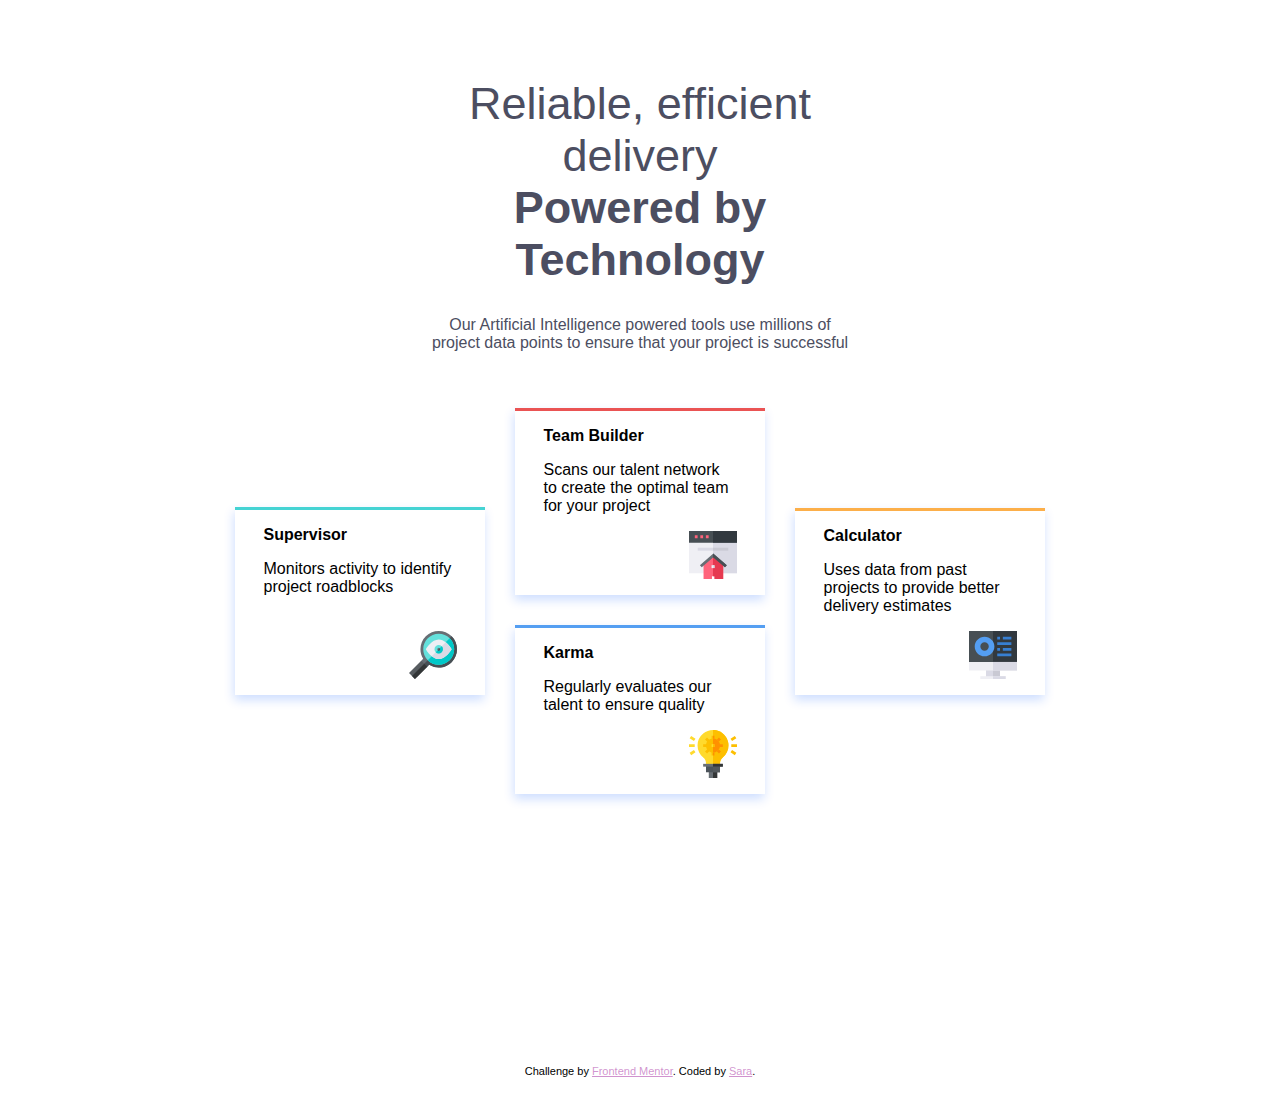
<file: Desktop/My-learning-path/6-th-challenge/index.html>
<!DOCTYPE html>
<html lang="en">
<head>
  <meta charset="UTF-8">
  <meta name="viewport" content="width=device-width, initial-scale=1.0"> <!-- displays site properly based on user's device -->

  <link rel="icon" type="image/png" sizes="32x32" href="./images/favicon-32x32.png">
  
  <title>Frontend Mentor | Four card feature section</title>
  <link rel="preconnect" href="https://fonts.googleapis.com">
<link rel="preconnect" href="https://fonts.gstatic.com" crossorigin>
  <!-- Feel free to remove these styles or customise in your own stylesheet 👍 -->
  <style>
    body {
  font-family: "Poppins", sans-serif;
  font-weight: 100;
  font-style: normal;
  height: 120vh;
  position: relative;
}
    .attribution { font-size: 11px; text-align: center; }
    .attribution a { color: hsla(302, 43%, 48%, 0.587); }
     h1 {
      font-size:5vh;
      color: hsl(234, 12%, 34%);
     }
    .heading1 {
       font-weight: 200;
       font-style: normal;
    }
    .heading2 {
      font-weight: 700;
    }
    .hero-p{
      font-weight: 500;
      font-size: 1rem;
      color: hsl(234, 12%, 34%);
    }
    .hero-text {
      text-align: center;
      width: 35%;
      padding: 1.5rem;
      
    }
    .hero {
      display: flex;
      justify-content: center;
      padding:1rem;
    }
    .container {
      position: relative;
      display: flex;
      flex-wrap: wrap;
      gap: 1rem;
      display: grid;
      grid-template-columns: repeat(3, 250px);
      grid-template-rows: auto auto;  
      /* border: 1px blue; */
      align-items: center;
      justify-content: center;
      gap: 30px;
    }
    .container span{
      font-weight: 600;
      font-size: 1rem;
    }
    .container p{
      font-weight: 100;
      font-size: 01rem;
    }
    img {
      width: 10vh;
    }
    .parent1, .parent2, .parent3, .parent4 {
      box-shadow: -1px 5px 10px 0px rgba(0, 85, 255, 0.197);
    }
     
    .parent1 {
     background-color: rgb(255, 255, 255);
     width:auto;
     border-top: 0.2rem solid hsl(180, 62%, 55%);
     height: 185px;
     grid-column: 1;
     grid-row: 1/3;
     align-self: center;
    }
    .parent2 {
     background-color:rgb(255, 255, 255);
     width: auto;
     border-top: 0.2rem solid hsl(0, 78%, 62%);}
     .parent3 {
     background-color: rgb(255, 255, 255);
     width: auto;
     border-top: 0.2rem solid hsl(34, 97%, 64%);
    grid-column: 3;
    grid-row: 1/3;
    align-self: center;
}
    
     .parent4 {
     background-color: rgb(255, 255, 255);
     width: auto;
     border-top: 0.2rem solid hsl(212, 86%, 64%);
      grid-column: 2;

    }
   .child {
    width: calc(100% - 10%);
    height:100%;
    display:flex ;
    flex-direction: column;
    justify-content: space-between;
    position: relative;
    margin:0 auto;
    padding: 1rem;
    box-sizing: border-box;
    flex: 1;
    max-width: 300px;
   }
   .child-text {
    margin: 0;
   }
    
  img {
    width: 3rem;
    align-self: flex-end;
  }
  footer {
    position: absolute;
    bottom: 0;
    width: 100%;
  }
  @media screen and (max-width:425px) {
    .container{
      flex-direction: column;
      width: 100%;
      display: flex;
      justify-content: center;
      padding: 2rem;
    }
    .hero {
    display: flex;
    flex-direction: column;
    justify-content: center;
    align-items: center;
    min-height: 40vh; /* or 100vh for full screen */
  }
    .hero-text {
      width: 100%;
      text-align: center;
      margin: auto;
      display: flex;
      flex-direction: column;
      justify-content: center;
      align-items: center;
    }
    
  }
    
  </style>
</head>
<body>
  <div class="hero">
    <div class="hero-text">
    <h1>
      <span class="heading1">Reliable, efficient delivery <br></span>
      <span class="heading2">Powered by Technology</span>
    </h1>

    <p class="hero-p">Our Artificial Intelligence powered tools use millions of project data points 
    to ensure that your project is successful</p>
  </div>
  </div>
  <div class="container">
    <div class="parent1">
      <div class="child">
        <div class="child-text">
          <span>Supervisor</span><br>
           <p>Monitors activity to identify project roadblocks</p>
        </div>
         <img src="icon-supervisor.svg"> 
      </div>
    </div>
    <div class="parent2">
      <div class="child">
        <div class="child-text"> 
          <span>Team Builder</span><br>
           <p>Scans our talent network to create the optimal team for your project</p>
        </div>
       <img src="icon-team-builder.svg">
      </div>
    </div>
     <div class="parent3">
      <div class="child">
        <div class="child-text">
          <span >Calculator</span><br>
          <p>Uses data from past projects to provide better delivery estimates</p></div>
         <img src="icon-calculator.svg">
      </div>
     </div>
    <div class="parent4">
      <div class="child">
        <div class="child-text">
           <span >Karma</span><br>
           <p>Regularly evaluates our talent to ensure quality</p>
        </div>
        <img src="icon-karma.svg">
      </div>
    </div>
        
      </div>
    </div>   
  </div>
  <footer>
    <p class="attribution">
      Challenge by <a href="https://www.frontendmentor.io?ref=challenge" target="_blank">Frontend Mentor</a>. 
      Coded by <a href="#">Sara</a>.
    </p>
  </footer>
</body>
</html>
</file>
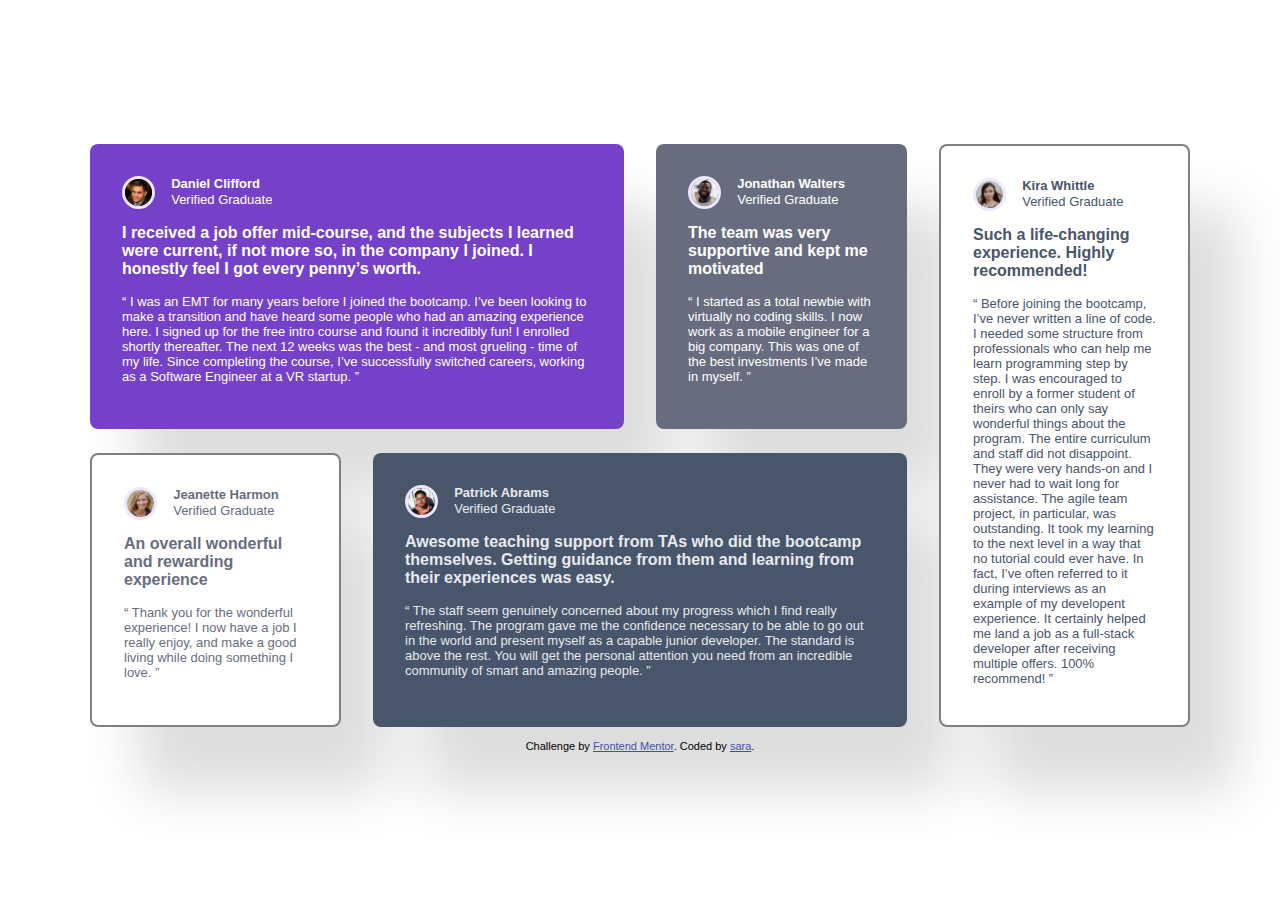
<file: Desktop/My-learning-path/7-challenge/index.html>
<!DOCTYPE html>
<html lang="en">
<head>
  <meta charset="UTF-8">
  <meta name="viewport" content="width=device-width, initial-scale=1.0"> <!-- displays site properly based on user's device -->

  <link rel="icon" type="image/png" sizes="32x32" href="./images/favicon-32x32.png">
  
  <title>Frontend Mentor | [Challenge Name Here]</title>
  <link rel="stylesheet" href="style.css">

  <!-- Feel free to remove these styles or customise in your own stylesheet 👍 -->
  <style>
    .attribution { font-size: 11px; text-align: center; }
    .attribution a { color: hsl(228, 45%, 44%); }
  </style>
</head>
<body>
  <section>
    <div class="card inside">
 <div class="p-info"> <img src="image-daniel.jpg" alt="pfp">    
  <span> Daniel Clifford</span>
  <span class="status">Verified Graduate</span>
</div>
  <p class="B">I received a job offer mid-course, and the subjects I learned were current, if not more so, 
  in the company I joined. I honestly feel I got every penny’s worth.</p>

  <p>“ I was an EMT for many years before I joined the bootcamp. I’ve been looking to make a 
  transition and have heard some people who had an amazing experience here. I signed up 
  for the free intro course and found it incredibly fun! I enrolled shortly thereafter. 
  The next 12 weeks was the best - and most grueling - time of my life. Since completing 
  the course, I’ve successfully switched careers, working as a Software Engineer at a VR startup. ”</p>
    </div>
    <div class="card inside">
     <div class="p-info"> <img src="image-jonathan.jpg" alt="pfp">  
  <span>Jonathan Walters</span>
 <span class="status">Verified Graduate</span></div>

  <p class="B">The team was very supportive and kept me motivated</p>

 <p> “ I started as a total newbie with virtually no coding skills. I now work as a mobile engineer 
  for a big company. This was one of the best investments I’ve made in myself. ”</p>
   </div>
   <div class="card inside">
  <div class="p-info">  <img src="image-jeanette.jpg" alt="pfp">  
  <span>Jeanette Harmon</span>
  <span class="status">Verified Graduate</span></div>

 <p class="B"> An overall wonderful and rewarding experience</p>

  <p>“ Thank you for the wonderful experience! I now have a job I really enjoy, and make a good living 
  while doing something I love. ”</p>
   </div>
   <div class="card inside">
   <div class="p-info"> <img src="image-patrick.jpg" alt="pfp">  
  <span>  Patrick Abrams</span> 
  <span class="status">Verified Graduate</span></div>

  <p class="B">Awesome teaching support from TAs who did the bootcamp themselves. Getting guidance from them and 
  learning from their experiences was easy.</p>

  <p>“ The staff seem genuinely concerned about my progress which I find really refreshing. The program 
  gave me the confidence necessary to be able to go out in the world and present myself as a capable 
  junior developer. The standard is above the rest. You will get the personal attention you need from 
  an incredible community of smart and amazing people. ”</p>
   </div>
   <div class="card inside">
   <div class="p-info"> <img src="image-kira.jpg" alt="pfp">  
  <span> Kira Whittle</span>
  <span class="status">Verified Graduate</span></div>

  <p class="B">Such a life-changing experience. Highly recommended!</p>

  <p>“ Before joining the bootcamp, I’ve never written a line of code. I needed some structure from 
  professionals who can help me learn programming step by step. I was encouraged to enroll by a former 
  student of theirs who can only say wonderful things about the program. The entire curriculum and staff 
  did not disappoint. They were very hands-on and I never had to wait long for assistance. The agile team 
  project, in particular, was outstanding. It took my learning to the next level in a way that no tutorial 
  could ever have. In fact, I’ve often referred to it during interviews as an example of my developent 
  experience. It certainly helped me land a job as a full-stack developer after receiving multiple offers. 
  100% recommend! ”</p>
   </div>
  </section>
  <div class="attribution">
    Challenge by <a href="https://www.frontendmentor.io?ref=challenge" target="_blank">Frontend Mentor</a>. 
    Coded by <a href="#">sara</a>.
  </div>
</body>
</html>
</file>
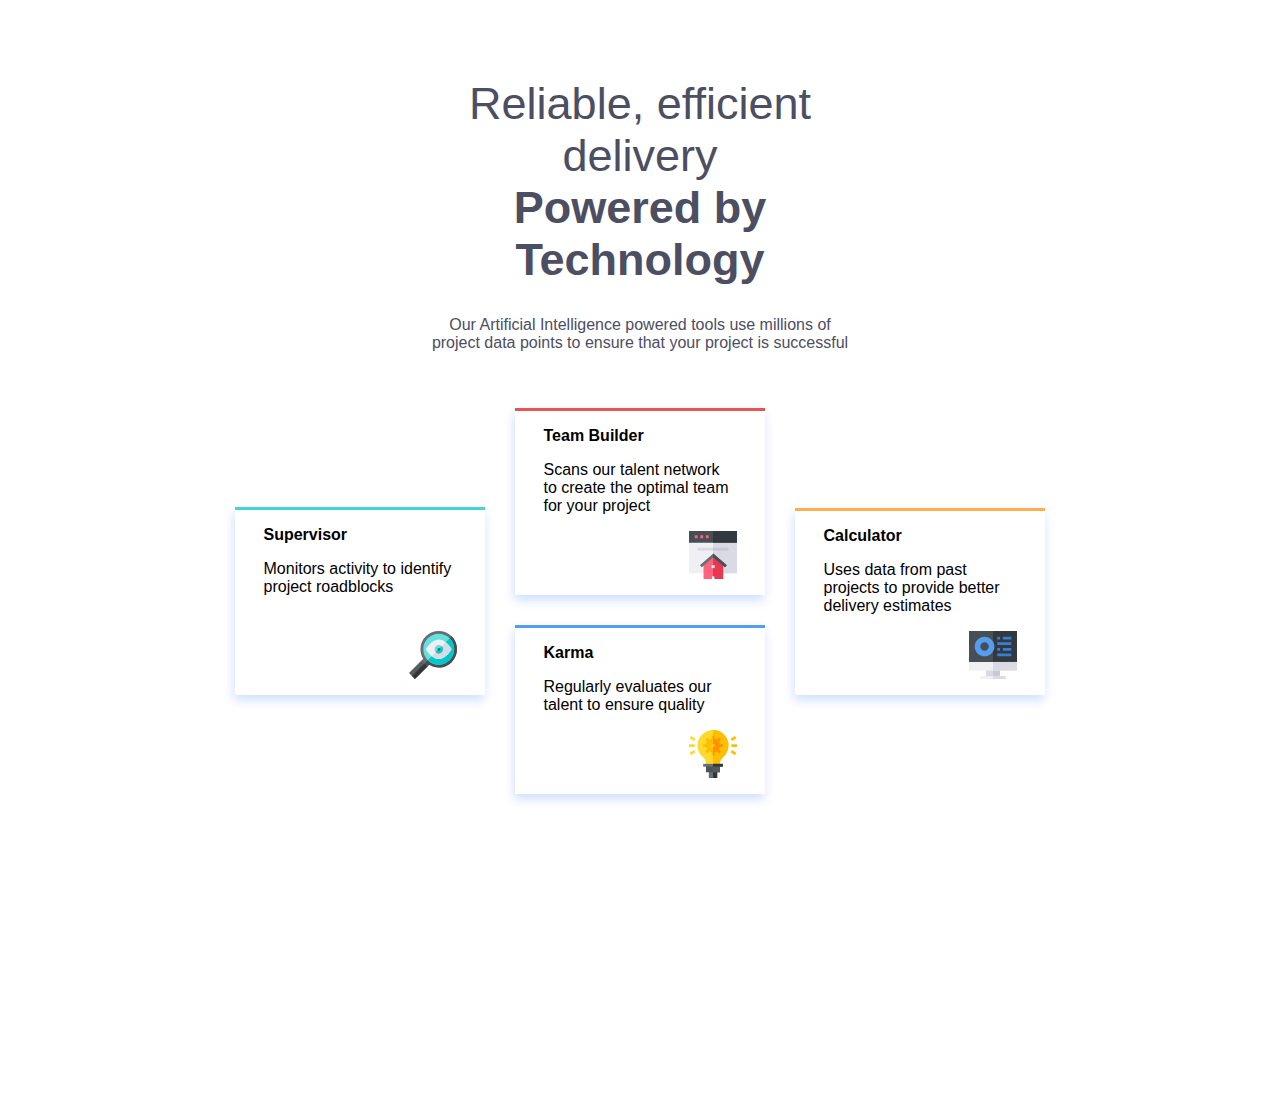
<file: Desktop/My-learning-path/six/index.html>
<!DOCTYPE html>
<html lang="en">
<head>
  <meta charset="UTF-8">
  <meta name="viewport" content="width=device-width, initial-scale=1.0"> <!-- displays site properly based on user's device -->

  <link rel="icon" type="image/png" sizes="32x32" href="./images/favicon-32x32.png">
  
  <title>Frontend Mentor | Four card feature section</title>
  <link rel="preconnect" href="https://fonts.googleapis.com">
<link rel="preconnect" href="https://fonts.gstatic.com" crossorigin>
  <!-- Feel free to remove these styles or customise in your own stylesheet 👍 -->
  <style>
    body {
  font-family: "Poppins", sans-serif;
  font-weight: 100;
  font-style: normal;
  height: 120vh;
  position: relative;
}
    .attribution { font-size: 11px; text-align: center; }
    .attribution a { color: hsla(302, 43%, 48%, 0.587); }
     h1 {
      font-size:5vh;
      color: hsl(234, 12%, 34%);
     }
    .heading1 {
       font-weight: 200;
       font-style: normal;
    }
    .heading2 {
      font-weight: 700;
    }
    .hero-p{
      font-weight: 500;
      font-size: 1rem;
      color: hsl(234, 12%, 34%);
    }
    .hero-text {
      text-align: center;
      width: 35%;
      padding: 1.5rem;
      
    }
    .hero {
      display: flex;
      justify-content: center;
      padding:1rem;
    }
    .container {
      position: relative;
      display: flex;
      flex-wrap: wrap;
      gap: 1rem;
      display: grid;
      grid-template-columns: repeat(3, 250px);
      grid-template-rows: auto auto;  
      /* border: 1px blue; */
      align-items: center;
      justify-content: center;
      gap: 30px;
    }
    .container span{
      font-weight: 600;
      font-size: 1rem;
    }
    .container p{
      font-weight: 100;
      font-size: 01rem;
    }
    img {
      width: 10vh;
    }
    .parent1, .parent2, .parent3, .parent4 {
      box-shadow: -1px 5px 10px 0px rgba(0, 85, 255, 0.197);
    }
     
    .parent1 {
     background-color: rgb(255, 255, 255);
     width:auto;
     border-top: 0.2rem solid hsl(180, 62%, 55%);
     height: 185px;
     grid-column: 1;
     grid-row: 1/3;
     align-self: center;
    }
    .parent2 {
     background-color:rgb(255, 255, 255);
     width: auto;
     border-top: 0.2rem solid hsl(0, 78%, 62%);}
     .parent3 {
     background-color: rgb(255, 255, 255);
     width: auto;
     border-top: 0.2rem solid hsl(34, 97%, 64%);
    grid-column: 3;
    grid-row: 1/3;
    align-self: center;
}
    
     .parent4 {
     background-color: rgb(255, 255, 255);
     width: auto;
     border-top: 0.2rem solid hsl(212, 86%, 64%);
      grid-column: 2;

    }
   .child {
    width: calc(100% - 10%);
    height:100%;
    display:flex ;
    flex-direction: column;
    justify-content: space-between;
    position: relative;
    margin:0 auto;
    padding: 1rem;
    box-sizing: border-box;
    flex: 1;
    max-width: 300px;
   }
   .child-text {
    margin: 0;
   }
    
  img {
    width: 3rem;
    align-self: flex-end;
  }
  footer {
    position: absolute;
    bottom: 0;
    width: 100%;
  }
  @media screen and (max-width:425px) {
    body {
      position: relative;
    }
    .container{
      flex-direction: column;
      width: 100%;
      display: flex;
      justify-content: center;
      padding: 2rem;
    }
    .hero {
    display: flex;
    flex-direction: column;
    justify-content: center;
    align-items: center;
    min-height: 40vh; /* or 100vh for full screen */
  }
    .hero-text {
      width: 100%;
      text-align: center;
      margin: auto;
      display: flex;
      flex-direction: column;
      justify-content: center;
      align-items: center;
    }
    footer {
position: absolute;
    bottom: 0;
    width: 100%;
    }
  }
    
  </style>
</head>
<body>
  <div class="hero">
    <div class="hero-text">
    <h1>
      <span class="heading1">Reliable, efficient delivery <br></span>
      <span class="heading2">Powered by Technology</span>
    </h1>

    <p class="hero-p">Our Artificial Intelligence powered tools use millions of project data points 
    to ensure that your project is successful</p>
  </div>
  </div>
  <div class="container">
    <div class="parent1">
      <div class="child">
        <div class="child-text">
          <span>Supervisor</span><br>
           <p>Monitors activity to identify project roadblocks</p>
        </div>
         <img src="icon-supervisor.svg"> 
      </div>
    </div>
    <div class="parent2">
      <div class="child">
        <div class="child-text"> 
          <span>Team Builder</span><br>
           <p>Scans our talent network to create the optimal team for your project</p>
        </div>
       <img src="icon-team-builder.svg">
      </div>
    </div>
     <div class="parent3">
      <div class="child">
        <div class="child-text">
          <span >Calculator</span><br>
          <p>Uses data from past projects to provide better delivery estimates</p></div>
         <img src="icon-calculator.svg">
      </div>
     </div>
    <div class="parent4">
      <div class="child">
        <div class="child-text">
           <span >Karma</span><br>
           <p>Regularly evaluates our talent to ensure quality</p>
        </div>
        <img src="icon-karma.svg">
      </div>
    </div>
        
      </div>
    </div>   
  </div>
</body>
</html>
</file>
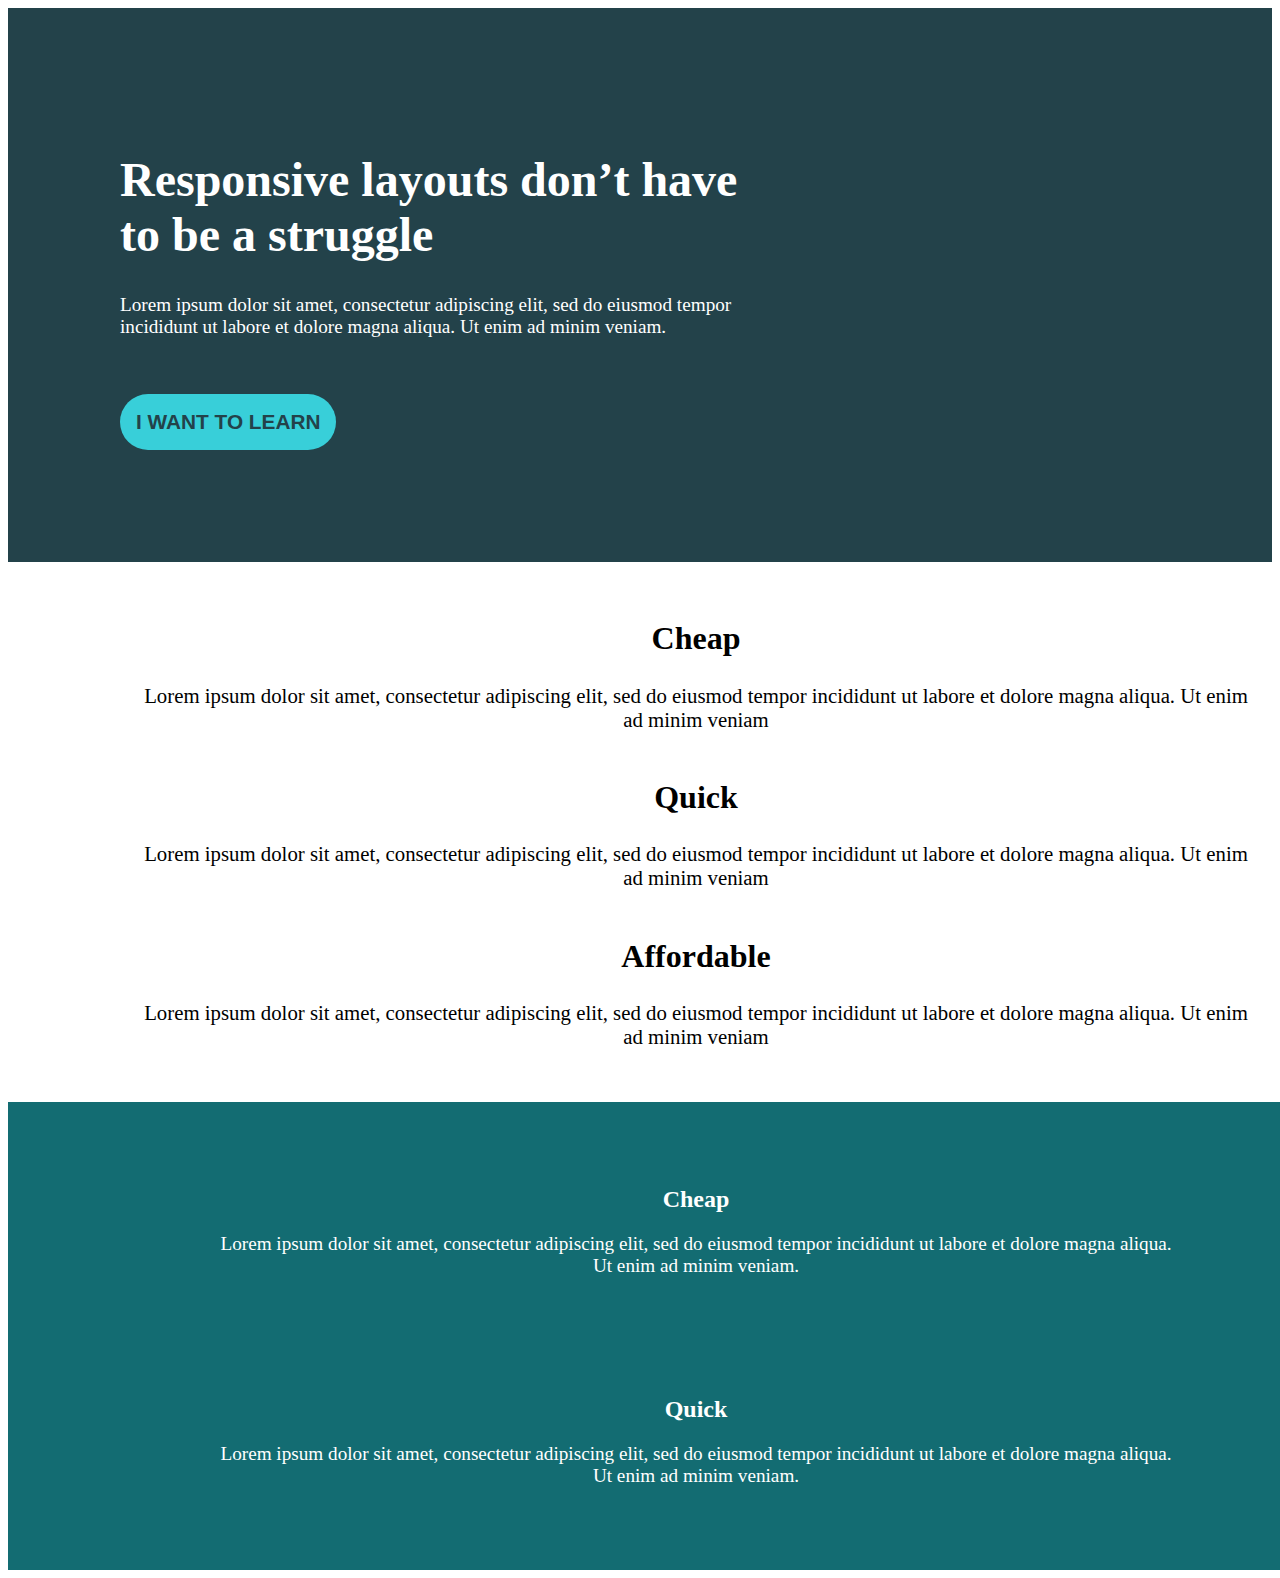
<file: Desktop/responsive-web/flex1/index.html>
<!DOCTYPE html>
<html lang="en">
<head>
    <meta charset="UTF-8">
    <meta name="viewport" content="width=device-width, initial-scale=1.0">
    <title>Document</title>
    <link rel="stylesheet" href="style.css">
</head>
<body>
    <div class="parent">
  <div class="child">
    <h1>Responsive layouts don’t have to be a struggle</h1>
    <p>Lorem ipsum dolor sit amet, consectetur adipiscing elit, sed do eiusmod tempor incididunt ut labore et dolore magna aliqua. Ut enim ad minim veniam.</p>
    <br><br>
    <a href="#">
      <button class="btn"> I WANT TO LEARN </button>
    </a>
  </div>
</div>
<div class="center">
<div class="row">
  <div class="col">
    <h2>Cheap</h2>
    <p>Lorem ipsum dolor sit amet, consectetur adipiscing elit, sed do eiusmod tempor incididunt ut labore et dolore magna aliqua. Ut enim ad minim veniam</p>
  </div>
    <div class="col">
    <h2>Quick</h2>
    <p>Lorem ipsum dolor sit amet, consectetur adipiscing elit, sed do eiusmod tempor incididunt ut labore et dolore magna aliqua. Ut enim ad minim veniam</p>
  </div>
  <div class="col">
    <h2>Affordable</h2>
    <p>Lorem ipsum dolor sit amet, consectetur adipiscing elit, sed do eiusmod tempor incididunt ut labore et dolore magna aliqua. Ut enim ad minim veniam</p>
  </div>
</div>
</div>
  
<div class="under">
<div class="row2">
 <div class="col2">
  <h2>Cheap</h2>
  <p>Lorem ipsum dolor sit amet, consectetur adipiscing elit, sed do eiusmod tempor incididunt ut labore et dolore magna aliqua. Ut enim ad minim veniam.</p>
</div>
<div class="col2">
  <h2>Quick</h2>
  <p>Lorem ipsum dolor sit amet, consectetur adipiscing elit, sed do eiusmod tempor incididunt ut labore et dolore magna aliqua. Ut enim ad minim veniam.</p>
 </div>
</div>
</div>
</body>
</html>
</file>
<file: Desktop/My-learning-path/7-challenge/style.css>
:root {
--Purplelight: hsl(260, 100%, 95%);
--Purplestrong: hsl(264, 82%, 80%);
--Purplestronger: hsl(263, 55%, 52%);
--Greylight: hsl(214, 17%, 92%);
--Greystrong: hsl(0, 0%, 81%);
--Greystrong: hsl(224, 10%, 45%);
--Greystronger: hsl(217, 19%, 35%);
--Darkblue: hsl(219, 29%, 14%);
--Black: hsl(0, 0%, 7%);

--font:13px
}

@import url('https://fonts.googleapis.com/css2?family=Barlow+Semi+Condensed:ital,wght@0,100;0,200;0,300;0,400;0,500;0,600;0,700;0,800;0,900;1,100;1,200;1,300;1,400;1,500;1,600;1,700;1,800;1,900&family=Figtree:ital,wght@0,300..900;1,300..900&family=Inter:ital,opsz,wght@0,14..32,100..900;1,14..32,100..900&family=Outfit:wght@100..900&family=Poppins:ital,wght@0,100;0,200;0,300;0,400;0,500;0,600;0,700;0,800;0,900;1,100;1,200;1,300;1,400;1,500;1,600;1,700;1,800;1,900&family=Roboto:ital,wght@0,100..900;1,100..900&family=Young+Serif&display=swap');

body{
margin: 0;
padding: 3rem 1rem;
font-family:  "Barlow Semi Condensed", sans-serif;
}
span {
    font-size: var(--font);
    font-weight: bold;
}
.status {
    font-weight: lighter;
    grid-column: 2;
    grid-row: 2;
}
.B {
    font-weight: bold;
    font-size: 1rem;
    grid-column: 2;
    grid-row: 1;
}
p {
    font-size: var(--font);
}
img {
    border-radius: 2rem;
    width: 1.7rem;
    border: 3px solid var(--Purplelight);
    grid-row: 1;
    grid-column: 1;
}
.p-info {
    display: grid;
    grid-template-columns: auto 1fr;
    grid-template-rows: 1rem 1rem;
    column-gap: 1rem;
}
.inside {
    padding: 2rem;
}
.card {
    background-color: var(--Purplestrong);
    border-radius: 0.5rem;
}
.card:first-of-type {
    background-color: var(--Purplestronger);
    color: white;
    grid-column: 1/ span 2;
    grid-row: 1;
}
.card:nth-of-type(2) {
    background-color: var(--Greystrong);
    color: white;
    grid-column: 3;
    grid-row: 1;
}
.card:nth-of-type(3) {
    background-color: white;
    color:var(--Greystrong);
    border: 2px solid gray;
    grid-column: 1;
    grid-row: 2;
}
.card:nth-of-type(4) {
    background-color: var(--Greystronger);
    color:var(--Greylight);
    grid-column: 2/ span 2;
    grid-row: 2;
    width: auto;
    height: auto;
}
.card:nth-of-type(5) {
    background-color:white ;
    color: var(--Greystronger);
    border: 2px solid gray;
    grid-column: 4;
    grid-row: 1/ span 2;
    overflow-wrap: break-word;
    word-break: break-word;
}

section {
    display: grid;
    grid-template-columns: repeat(4 ,1fr);
    grid-template-rows: 1fr 1fr;
    column-gap: 2rem;
    row-gap: 1.5rem;
    
    width: 90%;
    max-width: 1100px;    /*  the max width */
    max-height: 500px;
    margin: 4rem auto;    /* Center the section horizontally and add vertical space */
    padding: 2rem 0; 
    border-radius: 15px;
}
.card {
    box-shadow: 3rem 4rem 3.5rem  rgba(0, 0, 0, 0.137);
}
@media (max-width: 900px) {
  section {
    grid-template-columns: 1fr;
    grid-template-rows: none;
    width: 98%;
    max-width: 500px;
    padding: 1rem 0;
  }
  .card {
    grid-column: auto !important;
    grid-row: auto !important;
    margin-bottom: 1.5rem;
  }
}
</file>
<file: Desktop/responsive-web/flex1/style.css>
.parent {
  background-color:#23424A;
  width:100%;
  margin:0;
  height: auto;
}
.child {
  color:white;
  width:50%;
  padding:7rem;
}
h1 {
  font-size:3rem;
  font-weight:700
}
p {
  font-size:1.2rem;
  font-weight:400;
}
.btn {
  background-color:#38CFD9;
  color:#23424A;
  font-size:1.3rem;
  font-weight:800;
  border:none;
  border-radius:2rem;
  padding:1rem;
  cursor: pointer;
} 
.row {
  display:flex;
  margin-left:6rem;
  padding:2rem;
  text-align:center;
  flex-wrap: wrap;
}
@media (max-width: 768px) {
  .parent {
    flex-direction: column;
    align-items: center;
  }
  .child {
    width: 100%;
    padding: 2rem;
  }
  .row {
    margin-left: 0;
    width: 100%;
    justify-content: center;
  }
}
.col h2{
  font-size:2rem;
}
.col p {
  font-size:1.3rem;
}
.center {
  width:80rem;
}
.row2 {
  display:flex;
  margin-left:9rem;
  padding:2rem;
  text-align:center;
  width:60rem;
  gap:5rem;
  color:#FFFFFF;
  flex-wrap: wrap;
}
.under {
  width:100%;
   background-color:#136C72;
  padding:2rem;
  
}
</file>
